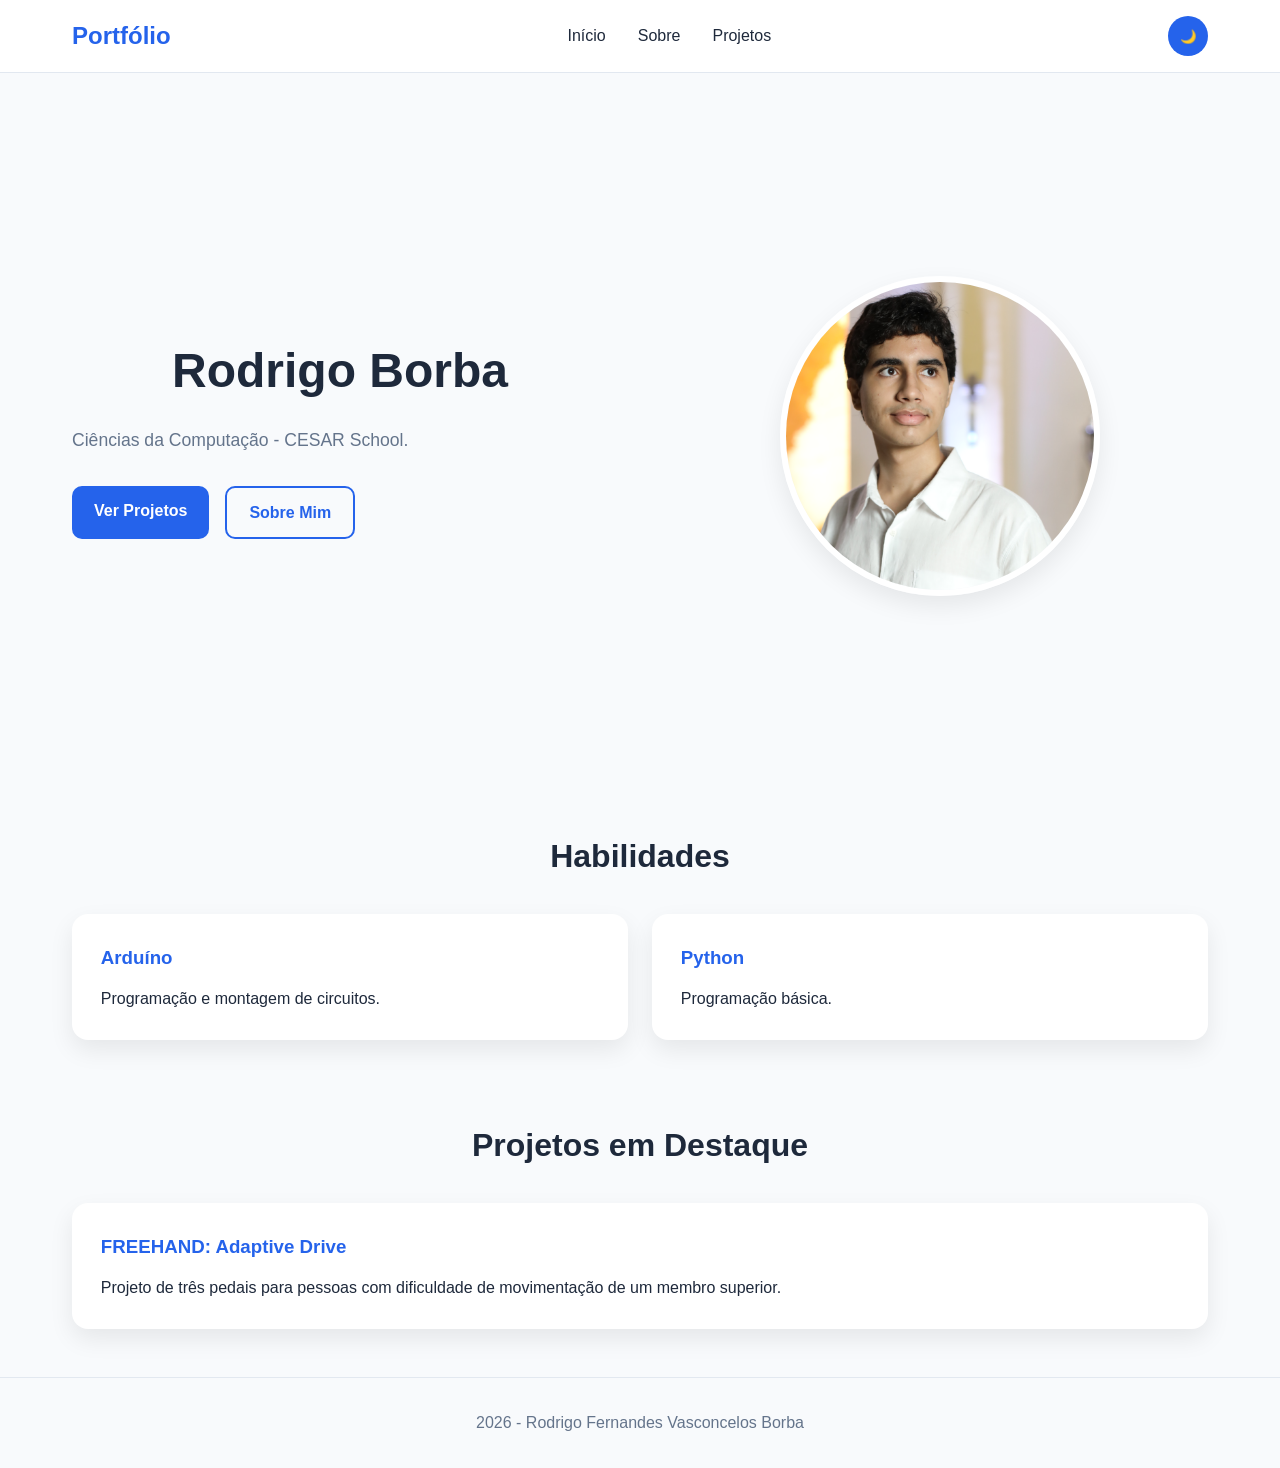
<file: site/index.html>
<!DOCTYPE html>
<html lang="pt-BR">
<head>
    <meta charset="UTF-8">
    <meta name="viewport" content="width=device-width, initial-scale=1.0">
    <title>Site Web de Portfólio</title>

    <link rel="stylesheet" href="style.css">
</head>
<body>

    <header>
        <nav>
            <h1 class="logo">Portfólio</h1>

            <ul>
                <li><a href="index.html">Início</a></li>
                <li><a href="sobre.html">Sobre</a></li>
                <li><a href="projetos.html">Projetos</a></li>
            </ul>

            <button id="themeBtn">🌙</button>
        </nav>
    </header>

    <main>

        <section class="hero">

            <div class="hero-text">
                <h2>Rodrigo Borba</h2>

                <p>
                    Ciências da Computação - CESAR School.
                </p>

                <div class="buttons">
                    <a href="projetos.html" class="btn">
                        Ver Projetos
                    </a>

                    <a href="sobre.html" class="btn-secondary">
                        Sobre Mim
                    </a>
                </div>
            </div>

            <div class="hero-image">
                <img src="foto-perfil.png" alt="Foto de perfil">
            </div>

        </section>

        <section class="skills">

            <h2>Habilidades</h2>

            <div class="skills-grid">

                <article class="skill-card">
                    <h3>Arduíno</h3>
                    <p>Programação e montagem de circuitos.</p>
                </article>

                <article class="skill-card">
                    <h3>Python</h3>
                    <p>Programação básica.</p>
                </article>

            </div>

        </section>

        <section class="preview">

            <h2>Projetos em Destaque</h2>

            <div class="projects-preview">

                <article class="project-card">
                    <h3>FREEHAND: Adaptive Drive</h3>
                    <p>Projeto de três pedais para pessoas com dificuldade de movimentação
                        de um membro superior.</p>
                </article>
            </div>

        </section>

    </main>

    <footer>
        <p> 2026 - Rodrigo Fernandes Vasconcelos Borba</p>
    </footer>

    <script src="javascript.js"></script>

</body>
</html>
</file>
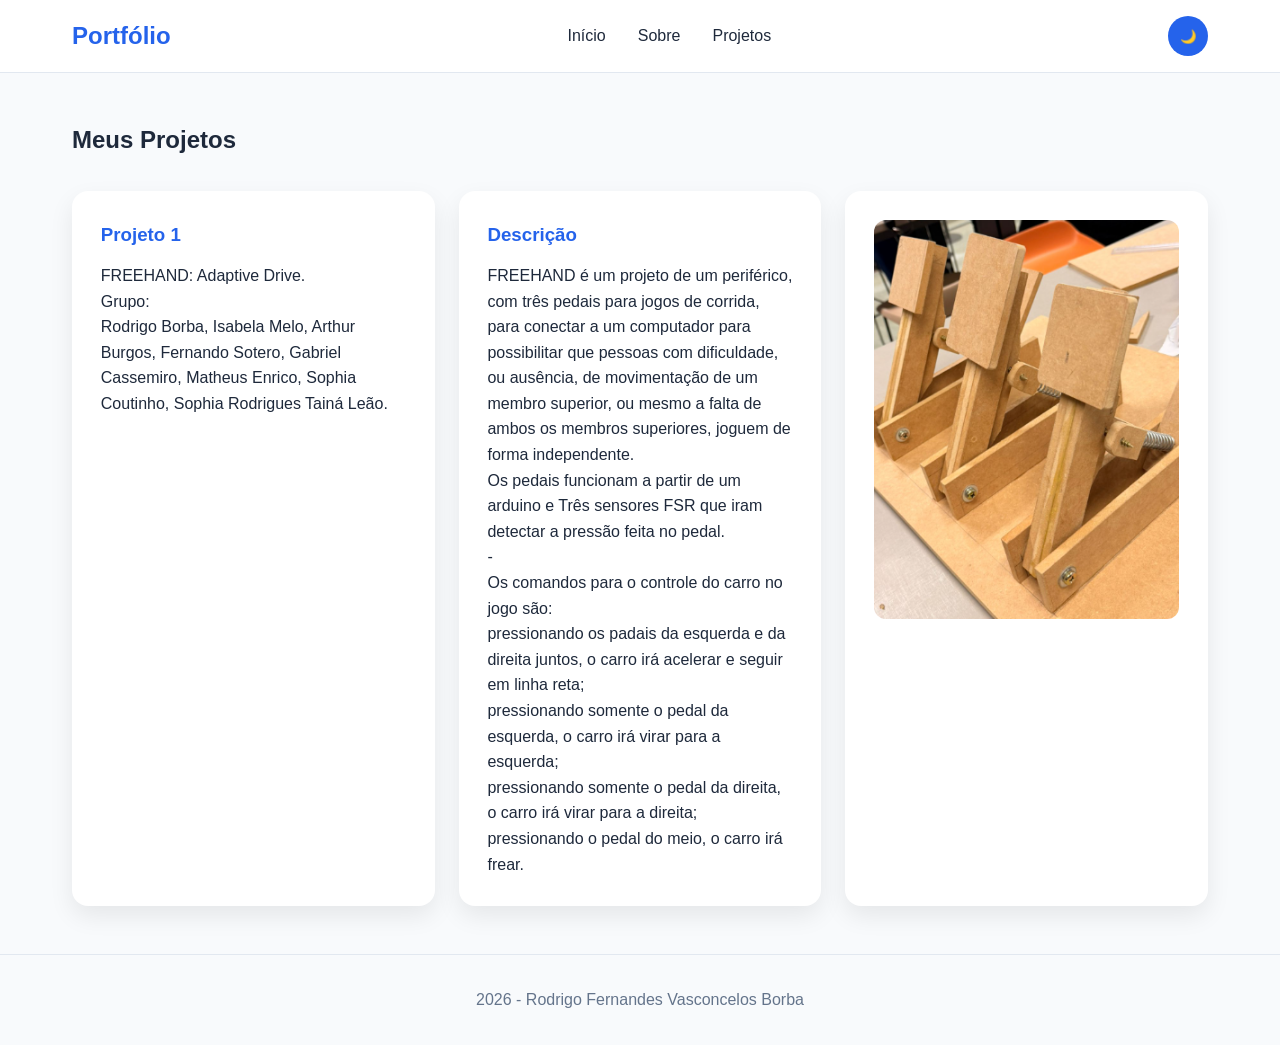
<file: site/projetos.html>
<!DOCTYPE html>
<html lang="pt-BR">
<head>
    <meta charset="UTF-8">
    <meta name="viewport" content="width=device-width, initial-scale=1.0">
    <title>Projetos</title>

    <link rel="stylesheet" href="style.css">
</head>
<body>

<header>
    <nav>
        <h1 class="logo">Portfólio</h1>

        <ul>
            <li><a href="index.html">Início</a></li>
            <li><a href="sobre.html">Sobre</a></li>
            <li><a href="projetos.html">Projetos</a></li>
        </ul>

        <button id="themeBtn">🌙</button>
    </nav>
</header>

<main class="page">

    <h2>Meus Projetos</h2>

    <div class="projects-grid">

        <article class="project-card">
            <h3>Projeto 1</h3>
            <p>FREEHAND: Adaptive Drive.<br>
                Grupo: <br> Rodrigo Borba, Isabela Melo, Arthur Burgos, Fernando Sotero,
                Gabriel Cassemiro, Matheus Enrico, Sophia Coutinho, Sophia Rodrigues Tainá Leão.<br>
            </p>
        </article>

        <article class="project-card">
            <h3>Descrição</h3>
            <p>FREEHAND é um projeto de um periférico, com três pedais para jogos de corrida, para conectar a um computador
                para possibilitar que pessoas com dificuldade, ou ausência, de movimentação de um membro superior,
                ou mesmo a falta de ambos os membros superiores, joguem de forma independente. <br>

                Os pedais funcionam a partir de um arduino e Três sensores FSR que iram detectar a pressão feita no pedal.<br>
                -<br>
                Os comandos para o controle do carro no jogo são: <br>
                pressionando os padais da esquerda e da direita juntos, o carro irá acelerar e seguir em linha reta;<br>
                pressionando somente o pedal da esquerda, o carro irá virar para a esquerda;<br>
                pressionando somente o pedal da direita, o carro irá virar para a direita;<br>
                pressionando o pedal do meio, o carro irá frear.<br>
            </p>
        </article>

        <article class="project-card">

            <img class="project-image" src="FREEHAND.png" alt="Projeto 1">

        </article>

    </div>

</main>

<footer>
    <p> 2026 - Rodrigo Fernandes Vasconcelos Borba</p>
</footer>

<script src="javascript.js"></script>

</body>
</html>
</file>
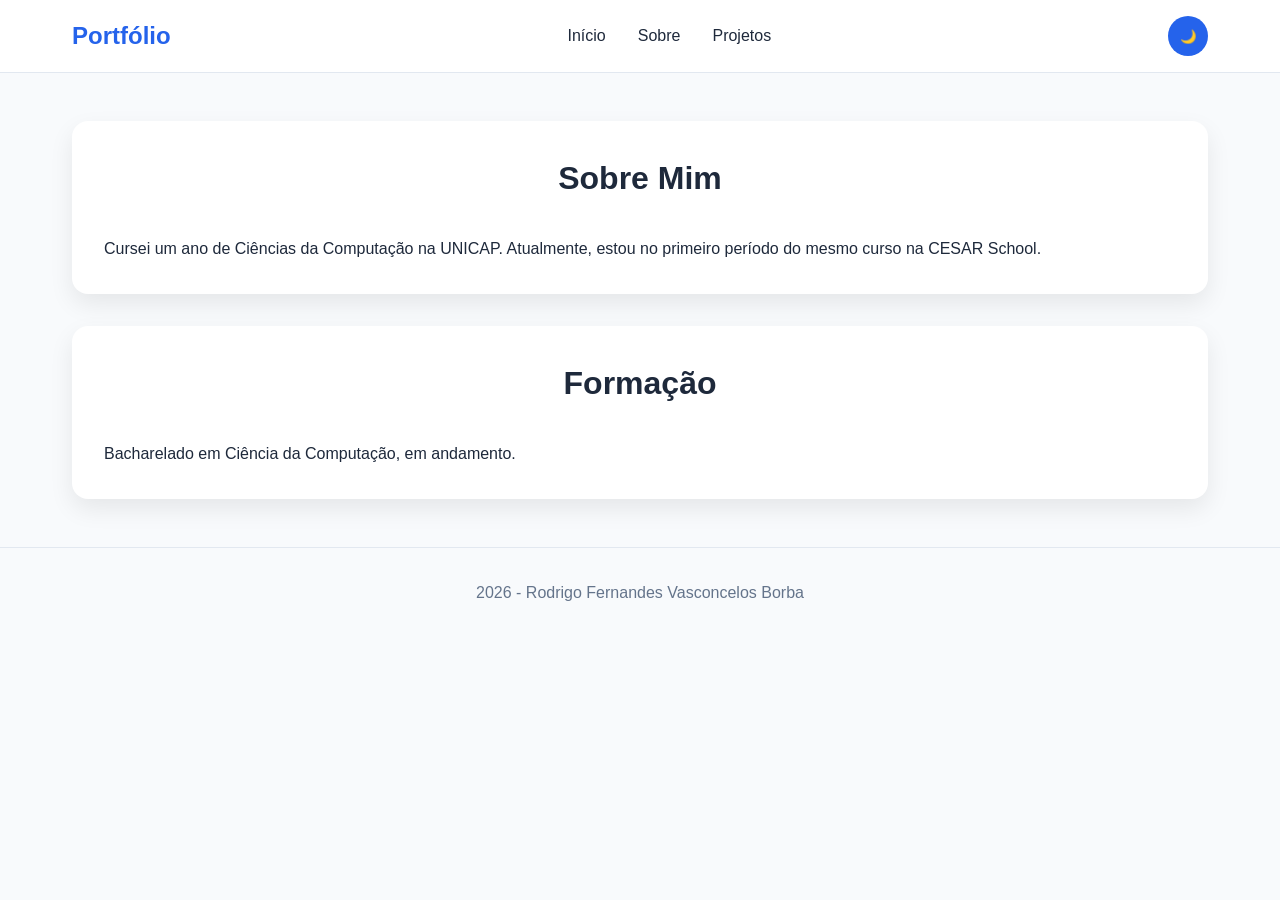
<file: site/sobre.html>
<!DOCTYPE html>
<html lang="pt-BR">
<head>
    <meta charset="UTF-8">
    <meta name="viewport" content="width=device-width, initial-scale=1.0">
    <title>Sobre Mim</title>

    <link rel="stylesheet" href="style.css">
</head>
<body>

<header>
    <nav>
        <h1 class="logo">Portfólio</h1>

        <ul>
            <li><a href="index.html">Início</a></li>
            <li><a href="sobre.html">Sobre</a></li>
            <li><a href="projetos.html">Projetos</a></li>
        </ul>

        <button id="themeBtn">🌙</button>
    </nav>
</header>

<main class="page">

    <section>

        <h2>Sobre Mim</h2>

        <p>
            Cursei um ano de Ciências da Computação na UNICAP.
            Atualmente, estou no primeiro período do mesmo curso na CESAR School.
        </p>

    </section>

    <section>

        <h2>Formação</h2>

        <p>
            Bacharelado em Ciência da Computação, em andamento.
        </p>

    </section>

</main>

<footer>
    <p> 2026 - Rodrigo Fernandes Vasconcelos Borba</p>
</footer>

<script src="javascript.js"></script>

</body>
</html>
</file>
<file: site/style.css>
/* ==========================
   RESET
========================== */

* {
    margin: 0;
    padding: 0;
    box-sizing: border-box;
}

html {
    scroll-behavior: smooth;
}

/* ==========================
   VARIÁVEIS
========================== */

:root {
    --primary: #2563eb;
    --primary-hover: #1d4ed8;

    --background: #f8fafc;
    --surface: #ffffff;

    --text: #1e293b;
    --text-light: #64748b;

    --border: #e2e8f0;

    --shadow:
        0 10px 25px rgba(0,0,0,0.08);
}

/* ==========================
   BODY
========================== */

body {
    font-family: "Segoe UI", Tahoma, Geneva, Verdana, sans-serif;

    background: var(--background);
    color: var(--text);

    line-height: 1.6;

    transition: 0.3s;
}

/* ==========================
   HEADER
========================== */

header {
    position: sticky;
    top: 0;
    z-index: 1000;

    background: rgba(255,255,255,0.9);

    backdrop-filter: blur(10px);

    border-bottom: 1px solid var(--border);
}

nav {
    max-width: 1200px;
    margin: auto;

    display: flex;
    justify-content: space-between;
    align-items: center;

    padding: 1rem 2rem;
}

.logo {
    font-size: 1.5rem;
    font-weight: bold;

    color: var(--primary);
}

nav ul {
    display: flex;
    gap: 2rem;

    list-style: none;
}

nav a {
    text-decoration: none;
    color: var(--text);

    font-weight: 500;

    transition: 0.2s;
}

nav a:hover {
    color: var(--primary);
}

/* ==========================
   BOTÃO TEMA
========================== */

#themeBtn {
    border: none;

    background: var(--primary);

    color: white;

    width: 40px;
    height: 40px;

    border-radius: 50%;

    cursor: pointer;

    transition: 0.2s;
}

#themeBtn:hover {
    transform: scale(1.1);
}

/* ==========================
   MAIN
========================== */

main {
    max-width: 1200px;

    margin: auto;

    padding: 3rem 2rem;

    display: grid;
    gap: 5rem;
}

/* ==========================
   HERO
========================== */

.hero {
    display: flex;
    align-items: center;
    justify-content: space-between;

    gap: 4rem;

    min-height: 70vh;
}

.hero-text {
    flex: 1;
}

.hero-text h2 {
    font-size: 3rem;

    margin-bottom: 1rem;
}

.hero-text p {
    font-size: 1.1rem;

    color: var(--text-light);

    max-width: 600px;

    margin-bottom: 2rem;
}

.hero-image {
    flex: 1;

    display: flex;
    justify-content: center;
}

.hero-image img {
    width: 320px;
    height: 320px;

    object-fit: cover;

    border-radius: 50%;

    border: 6px solid white;

    box-shadow: var(--shadow);
}

/* ==========================
   BOTÕES
========================== */

.buttons {
    display: flex;
    gap: 1rem;
}

.btn,
.btn-secondary {
    text-decoration: none;

    padding: 12px 22px;

    border-radius: 10px;

    font-weight: 600;

    transition: 0.2s;
}

.btn {
    background: var(--primary);
    color: white;
}

.btn:hover {
    background: var(--primary-hover);
}

.btn-secondary {
    border: 2px solid var(--primary);

    color: var(--primary);
}

.btn-secondary:hover {
    background: var(--primary);
    color: white;
}

/* ==========================
   SEÇÕES
========================== */

section h2 {
    font-size: 2rem;

    margin-bottom: 2rem;

    text-align: center;
}

/* ==========================
   HABILIDADES
========================== */

.skills-grid {
    display: grid;

    grid-template-columns:
        repeat(auto-fit, minmax(220px, 1fr));

    gap: 1.5rem;
}

.skill-card {
    background: var(--surface);

    padding: 1.8rem;

    border-radius: 16px;

    box-shadow: var(--shadow);

    transition: 0.3s;
}

.skill-card:hover {
    transform: translateY(-5px);
}

.skill-card h3 {
    margin-bottom: .8rem;

    color: var(--primary);
}

/* ==========================
   PROJETOS
========================== */

.projects-grid,
.projects-preview {
    display: grid;

    grid-template-columns:
        repeat(auto-fit, minmax(280px, 1fr));

    gap: 1.5rem;
}

.project-card {
    background: var(--surface);

    padding: 1.8rem;

    border-radius: 16px;

    box-shadow: var(--shadow);

    transition: 0.3s;
}

.project-card:hover {
    transform: translateY(-5px);
}

.project-card h3 {
    color: var(--primary);

    margin-bottom: .8rem;
}

.project-image {
    width: 100%;
    height: 399px;

    object-fit: cover;

    border-radius: 12px;
}
/* ==========================
   PÁGINAS INTERNAS
========================== */

.page {
    display: grid;
    gap: 2rem;
}

.page section {
    background: var(--surface);

    padding: 2rem;

    border-radius: 16px;

    box-shadow: var(--shadow);
}

/* ==========================
   FOOTER
========================== */

footer {
    text-align: center;

    padding: 2rem;

    border-top: 1px solid var(--border);

    color: var(--text-light);
}

/* ==========================
   DARK MODE
========================== */

.dark {
    --background: #0f172a;
    --surface: #1e293b;

    --text: #f1f5f9;
    --text-light: #94a3b8;

    --border: #334155;
}

.dark header {
    background: rgba(15,23,42,0.9);
}

.dark .hero-image img {
    border-color: #1e293b;
}

/* ==========================
   RESPONSIVO
========================== */

@media (max-width: 900px) {

    .hero {
        flex-direction: column-reverse;
        text-align: center;
    }

    .hero-text p {
        margin: auto auto 2rem auto;
    }

    .buttons {
        justify-content: center;
    }

    nav {
        flex-direction: column;
        gap: 1rem;
    }

    nav ul {
        flex-wrap: wrap;
        justify-content: center;
    }
}

@media (max-width: 600px) {

    main {
        padding: 2rem 1rem;
    }

    .hero-text h2 {
        font-size: 2.2rem;
    }

    .hero-image img {
        width: 220px;
        height: 220px;
    }

    section h2 {
        font-size: 1.7rem;
    }

    .buttons {
        flex-direction: column;
    }

    .btn,
    .btn-secondary {
        text-align: center;
    }
}
</file>
